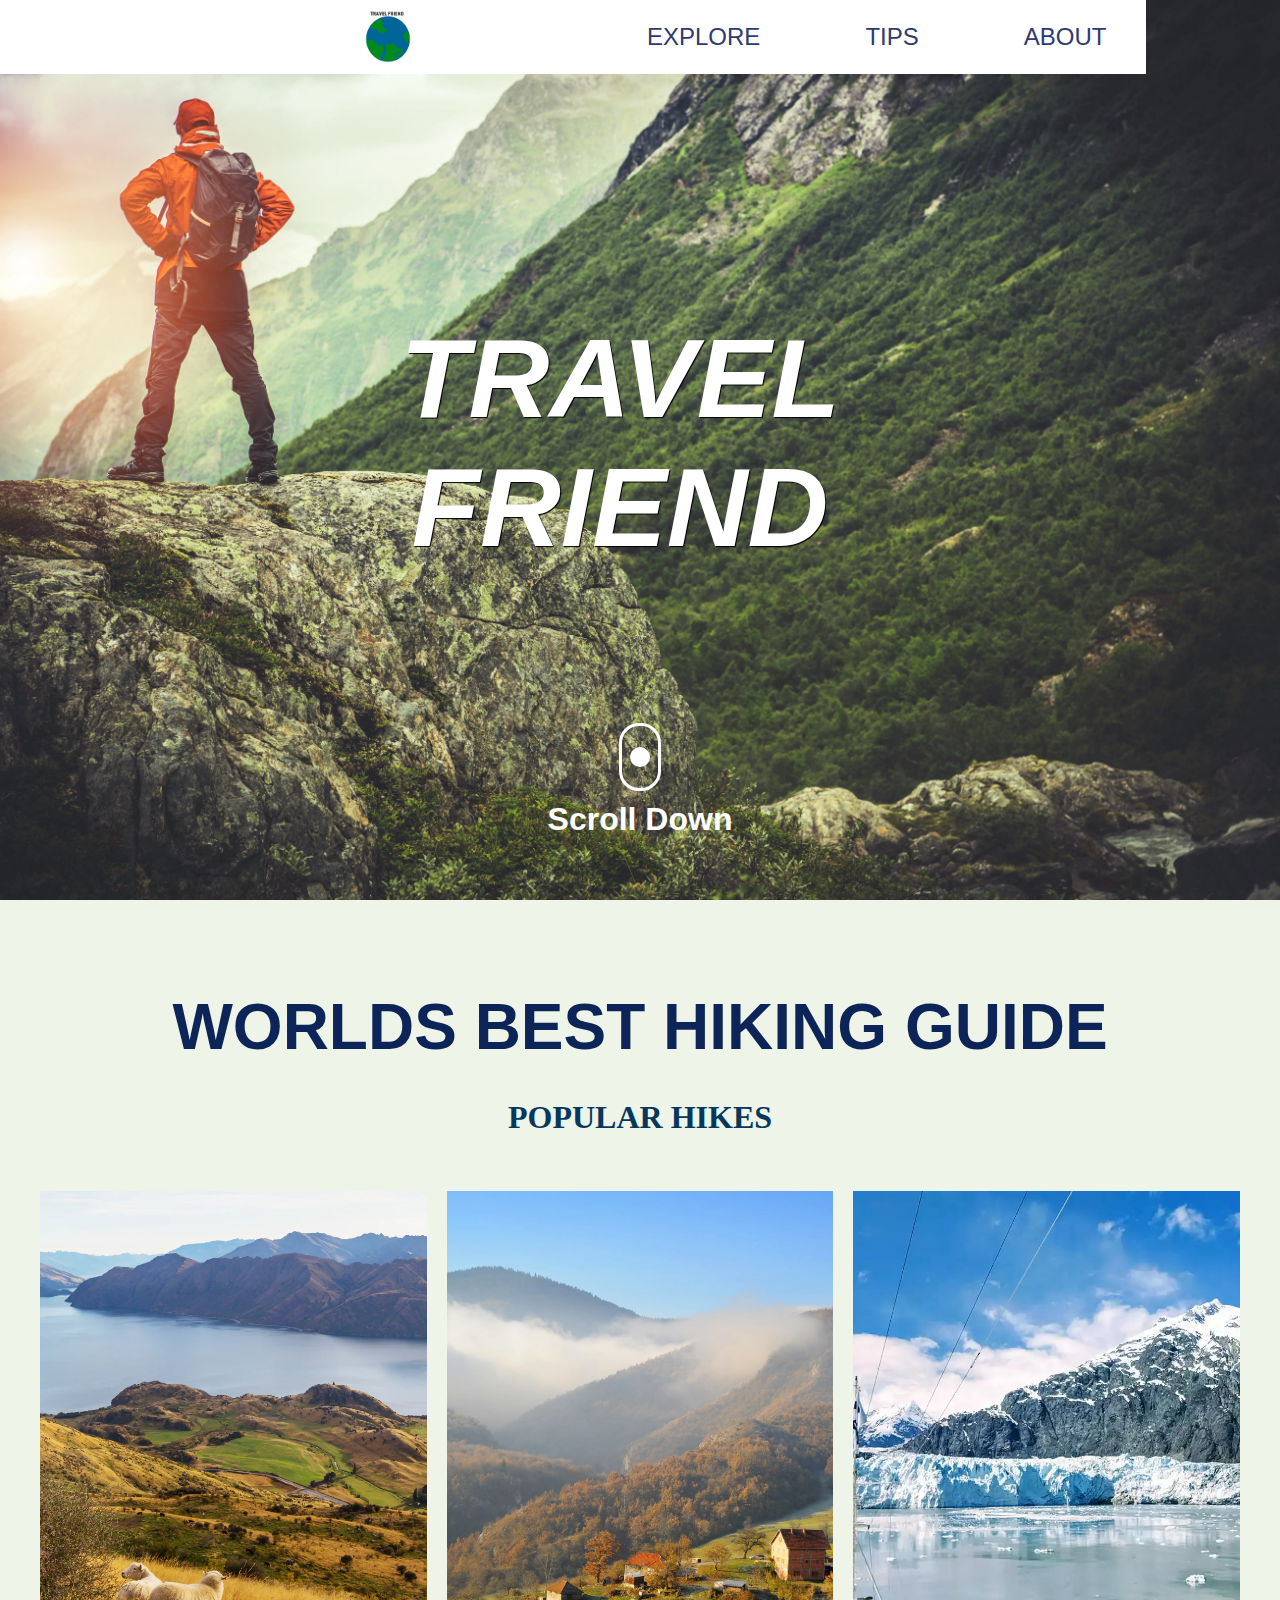
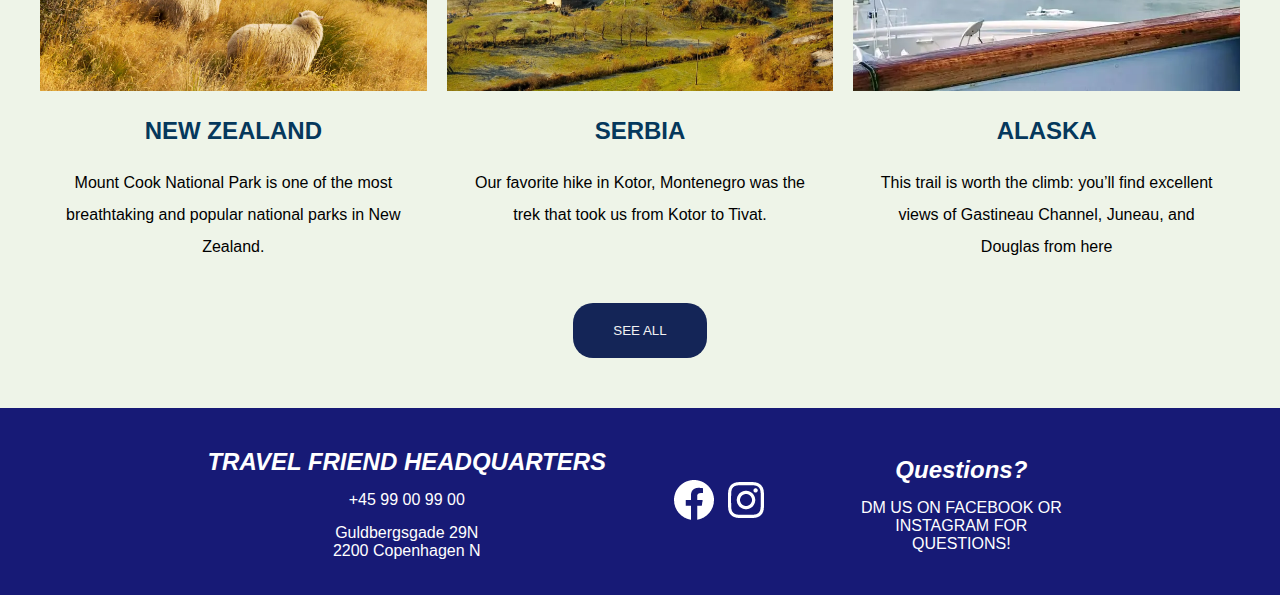
<file: index.html>
<!DOCTYPE html>
<html lang="da">
  <head>
    <meta charset="UTF-8" />
    <meta http-equiv="X-UA-Compatible" content="IE=edge" />
    <meta name="viewport" content="width=device-width, initial-scale=1.0" />
    <link rel="stylesheet" href="style.css" />
    <link rel="stylesheet" href="landing_style.css" />
    <title>TRAVEL FRIEND</title>
  </head>
  <body>
    <header class="banner">
      <nav class="navbar">
        <a class="logo" href="index.html"></a>
        <a class="logo" href=""><img src="billeder/logo.png" alt="logo" /></a>

        <ul class="nav-menu">
          <li class="nav-item">
            <a href="loop.html">EXPLORE</a>
          </li>
          <li class="nav-item">
            <a href="#">TIPS</a>
          </li>
          <li class="nav-item">
            <a href="#">ABOUT</a>
          </li>
        </ul>
        <div class="hamburger">
          <span class="bar"></span>
          <span class="bar"></span>
          <span class="bar"></span>
        </div>
      </nav>
    </header>
    <div class="background-image">
      <h1 class="landing_h1">TRAVEL FRIEND <br /></h1>
      <div class="container_mouse">
        <span class="mouse-btn">
          <span class="mouse-scroll"></span>
        </span>
        <h1>Scroll Down</h1>
      </div>
    </div>
    <main>
      <section class="landing_titel">
        <h2>WORLDS BEST HIKING GUIDE</h2>
        <h3>POPULAR HIKES</h3>
      </section>

      <section class="tophikes">
        <article>
          <a href="loop.html">
            <img src="billeder/newzealand_hike.webp" alt="hiking"
          /></a>
          <h2>NEW ZEALAND</h2>
          <p>
            Mount Cook National Park is one of the most breathtaking and popular
            national parks in New Zealand.
          </p>
        </article>

        <article>
          <a href="loop.html">
            <img src="billeder/serbia_hike.webp" alt="hiking"
          /></a>
          <h2>SERBIA</h2>
          <p>
            Our favorite hike in Kotor, Montenegro was the trek that took us
            from Kotor to Tivat.
          </p>
        </article>

        <article>
          <a href="loop.html">
            <img src="billeder/glacier_hike.webp" alt="glacier"
          /></a>
          <h2>ALASKA</h2>
          <p>
            This trail is worth the climb: you’ll find excellent views of
            Gastineau Channel, Juneau, and Douglas from here
          </p>
        </article>
      </section>
      <div class="text-center">
        <a href="loop.html"><button>SEE ALL</button></a>
      </div>
    </main>
    <footer>
      <div class="footer_div">
        <h2 class="footer_h2">TRAVEL FRIEND HEADQUARTERS</h2>
        <p>+45 99 00 99 00</p>
        <p>
          Guldbergsgade 29N <br />
          2200 Copenhagen N
        </p>
      </div>
      <div class="socials">
        <div class="socials">
          <img src="billeder/facebook-logo.png" alt="face" />
          <img src="billeder/instagram-logo.png" alt="insta" />
        </div>
      </div>
      <section class="sporgsmal">
        <h2>Questions?</h2>
        <p>DM US ON FACEBOOK OR INSTAGRAM FOR QUESTIONS!</p>
      </section>
    </footer>
    <script>
      // Hamburger menu
      const hamburger = document.querySelector(".hamburger");
      const navMenu = document.querySelector(".nav-menu");

      hamburger.addEventListener("click", () => {
        hamburger.classList.toggle("active");
        navMenu.classList.toggle("active");
      });

      document.querySelectorAll(".nav-link").forEach((n) =>
        n.addEventListener("click", () => {
          hamburger.classList.remove("active");
          navMenu.classList.remove("active");
        })
      );
    </script>
  </body>
</html>
</file>
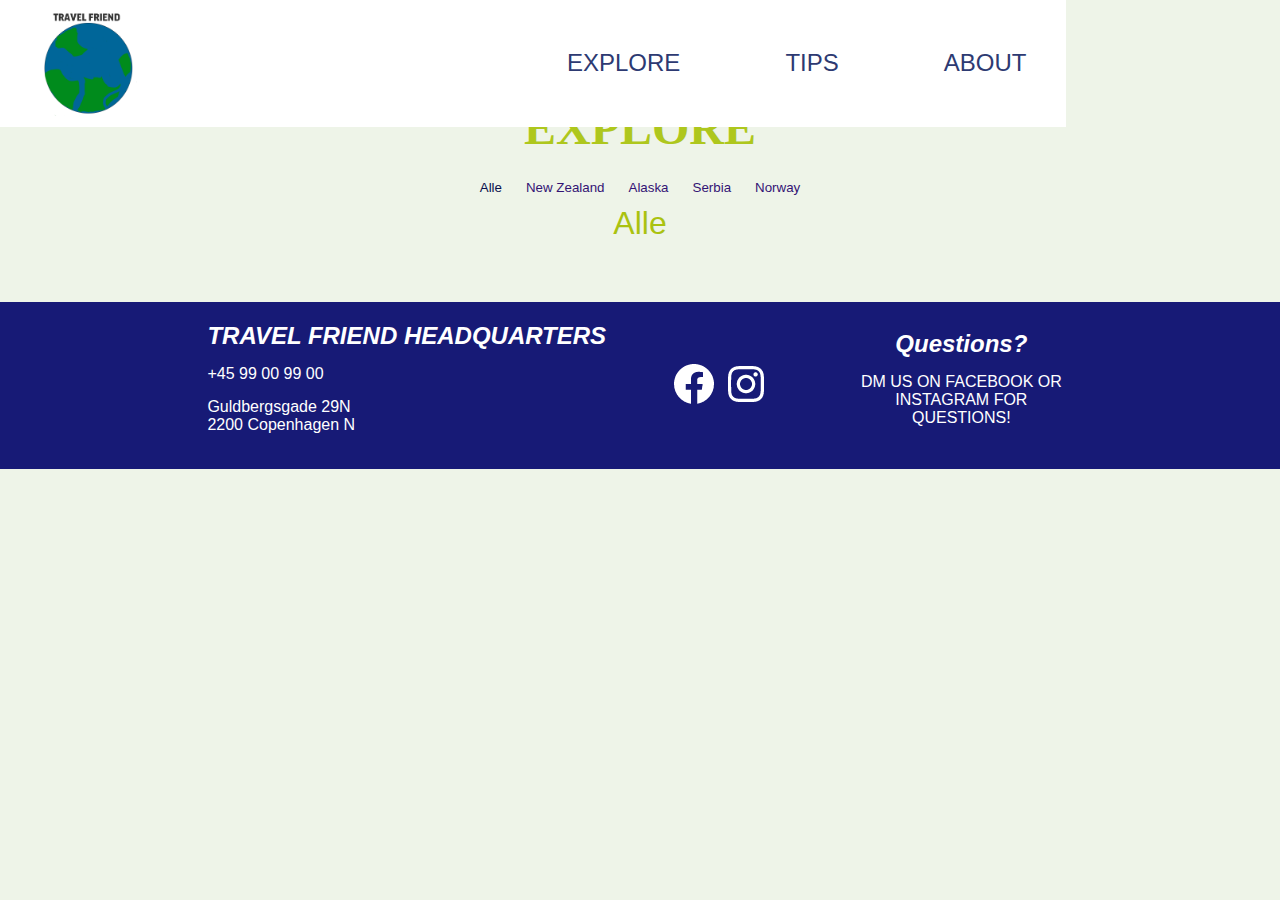
<file: loop.html>
<!DOCTYPE html>
<html lang="da">
  <head>
    <meta charset="UTF-8" />
    <meta http-equiv="X-UA-Compatible" content="IE=edge" />
    <meta name="viewport" content="width=device-width, initial-scale=1.0" />
    <link rel="stylesheet" href="style.css" />
    <title>TRAVEL FRIEND</title>
  </head>
  <body>
    <header class="banner">
      <nav class="navbar">
        <a class="logo" href="index.html"
          ><img src="billeder/logo.png" alt="logo"
        /></a>
        <ul class="nav-menu">
          <li class="nav-item">
            <a href="loop.html">EXPLORE</a>
          </li>
          <li class="nav-item">
            <a href="#">TIPS</a>
          </li>
          <li class="nav-item">
            <a href="#">ABOUT</a>
          </li>
        </ul>
        <div class="hamburger">
          <span class="bar"></span>
          <span class="bar"></span>
          <span class="bar"></span>
        </div>
      </nav>
    </header>
    <div class="filteringsheader">
      <h1>EXPLORE</h1>
      <nav>
        <button data-land="alle" class="valgt">Alle</button>
        <button data-land="New Zealand">New Zealand</button>
        <button data-land="Alaska">Alaska</button>
        <button data-land="Serbia">Serbia</button>
        <button data-land="Norway">Norway</button>
      </nav>
      <h2>Alle</h2>
    </div>

    <main>
      <!-- section er der indholdet fra templaten kommer i -->
      <section class="loop_section"></section>
      <template>
        <article>
          <div class="h_container">
            <img src="" alt="" class="picture" />
            <div class="box">
              <h3 class="text_h3"></h3>
              <p class="text_p"></p>
              <button class="RM">Read More</button>
            </div>
          </div>
          <h2 class="red"></h2>
        </article>
      </template>
    </main>
    <footer>
      <div>
        <h2 class="footer_h2">TRAVEL FRIEND HEADQUARTERS</h2>
        <p>+45 99 00 99 00</p>
        <p>
          Guldbergsgade 29N <br />
          2200 Copenhagen N
        </p>
      </div>
      <div class="socials">
        <div class="socials">
          <img src="billeder/facebook-logo.png" alt="face" />
          <img src="billeder/instagram-logo.png" alt="insta" />
        </div>
      </div>
      <section class="sporgsmal">
        <h2>Questions?</h2>
        <p>DM US ON FACEBOOK OR INSTAGRAM FOR QUESTIONS!</p>
      </section>
    </footer>
    <script src="script.js"></script>
  </body>
</html>
</file>
<file: style.css>
/* Generelt */
* {
  margin: 0;
  padding: 0;
}

main {
  max-width: 1200px;
  margin: 0 auto;
}

html {
  background-color: #eef4e8;
}

img {
  max-width: 100%;
}

/* fonts */
@font-face {
  font-family: Arial, Helvetica, sans-serif;
  src: url(fonts/BebasNeue/BebasNeue-Regular.ttf);
}

@font-face {
  font-family: Arial, Helvetica, sans-serif;
  src: url(fonts/Shadows_Into_Light/ShadowsIntoLight-Regular.ttf);
}

/* *********** Header ************** */
/* Gør header bliver i toppen */
.banner {
  position: fixed;
  z-index: 1;
}

/* Placering af logo - giver luft */
.logo {
  margin-inline: 40px;
}

/* styling af listen i nav-menu */
.nav-menu li {
  font-family: Arial, Helvetica, sans-serif, sans-serif;
  list-style: none;
  font-size: 1.5rem;
  text-align: center;
  margin-right: 20px;
}

/* styling af teksten i nav-menu */
a {
  color: #2d3a72;
  text-decoration: none;
}

/* Hover til knapper */
.nav-item a:hover {
  color: #045b5b;
}

/* Styling af header */
.navbar {
  min-height: 70px;
  display: flex;
  justify-content: space-between;
  align-items: center;
  margin-right: 20px;
}

/* Styling af ul, så de ligger ved siden af hinanden */
.nav-menu {
  display: flex;
  justify-content: space-between;
  align-items: center;
  gap: 85px;
}

/* animation af header der flyver ud */
.nav-link {
  transition: 0.7s ease;
}

/* hover til banner - index & loop */
.banner:hover {
  background-color: white;
}

/* Hover til banner - enkelt */
.banner_enkelt:hover {
  background-color: white;
}

/* Gør burgermenu ikke vises hele tiden */
.hamburger {
  display: none;
  cursor: pointer;
}

.bar {
  display: block;
  width: 30px;
  height: 3px;
  margin-block: 5px;
  -webkit-transition: all 0.3s ease-in-out;
  transition: all 0.3s ease-in-out;
  background-color: #221b80;
  border-radius: 15px;
}
/* hamburger menu viser sig kun indtil den kommer over ipad størrelse */
@media (max-width: 810px) {
  .logo {
    margin-inline: 0;
  }

  .logo img {
    width: 30%;
  }
  .navbar {
    padding: 20px;
  }
  .hamburger {
    display: block;
  }
  .hamburger.active .bar:nth-child(2) {
    opacity: 0;
  }
  .hamburger.active .bar:nth-child(1) {
    transform: translateY(8px) rotate(45deg);
  }
  .hamburger.active .bar:nth-child(3) {
    transform: translateY(-8px) rotate(-45deg);
  }
  .nav-menu {
    position: fixed;
    left: -100%;
    top: 89px;
    gap: 0;
    flex-direction: column;
    background-color: white;
    width: 100%;
    text-align: center;
    transition: 0.3s;
  }
  .nav-item {
    margin-block: 16px;
  }

  .nav-menu.active {
    left: 0;
  }
}

/*************** main (filtrering/loop view) *********/
/* grid - loop view */
.loop_section {
  display: grid;
  grid-template-columns: repeat(auto-fill, minmax(300px, 4fr));
  gap: 1rem;
}

/* design filtreringsheader - loop view */

.filteringsheader {
  text-align: center;
}

nav {
  list-style: none;
  line-height: 2rem;
}

button {
  font-family: Arial, Helvetica, sans-serif;
  color: #331374;
  font-size: 2 rem;
  border-style: none;
  background-color: #eef4e8;
  font-weight: lighter;
  cursor: pointer;
  padding: 10px;
}

button:hover {
  color: #0b093b;
}

.valgt {
  color: #08114d;
}

.filteringsheader h2 {
  font-family: Arial, Helvetica, sans-serif;
  color: #aac210;
  font-size: 2rem;
  font-weight: lighter;
  padding-bottom: 15px;
}

.filteringsheader h1 {
  font-family: SIL;
  color: #aec71d;
  font-size: 3rem;
  padding-top: 100px;
}

/* design indhold - loop view */
p {
  font-family: Arial, Helvetica, sans-serif;
  margin-bottom: 15px;
}
h1,
h2,
h3 {
  font-family: Arial, Helvetica, sans-serif;
  margin-bottom: 15px;
}

/* hover box */
.h_container {
  position: relative;
  width: 100%;
  background-color: black;
}

.picture {
  /* opacity: 1; */
  display: block;
  width: 100%;
  height: auto;
  transition: 0.5s ease;
}

/* placering og styling af text-boksen */
.box {
  transition: 0.5s ease;
  opacity: 0;
  position: absolute;
  top: 50%;
  left: 50%;
  transform: translate(-50%, -50%);
  -ms-transform: translate(-50%, -50%);
  text-align: center;
}

/* hover effekt på billede */
.h_container:hover .picture {
  background-color: black;
  opacity: 0.3;
}

/* Gør tekst-boksen synlig */
.h_container:hover .box {
  opacity: 1;
}

/* styling af teksten */
.text_p {
  color: white;
  font-size: 16px;
  font-family: Arial, Helvetica, sans-serif;
  font-weight: lighter;
  /* Gør at der ikke kommer en ny linje */
  white-space: nowrap;
  /* Gør man ikke se resten af teksten */
  overflow: hidden;
  /* ellipsis laver de tre prikker (...) */
  text-overflow: ellipsis;
  /* Siger hvor meget tekst vi må se  */
  max-width: 20ch;
}

/* Styling af h3 */
.text_h3 {
  color: white;
  font-family: Arial, Helvetica, sans-serif;
}

/* styling af Call-to-action knap */
.red {
  color: #845208;
  text-align: center;
  margin-block: 20px;
}
.facebook,
.instagram {
  width: 100px;
  height: auto;
}

.RM {
  font-family: Arial, Helvetica, sans-serif;
  color: white;
  background-color: #1e135c;
  padding: 10px 20px;
  border-radius: 20px;
  border-color: black solid 0.5px;
}

/* footer */
footer {
  background-color: #171a76;
  padding: 20px;
  margin: 0;
  display: flex;
  flex-direction: column;
  align-items: center;
  margin-top: 30px;
}

footer p {
  color: white;
}

.footer_h2 {
  color: white;
  font-style: italic;
}
.footer_div,
.sporgsmal {
  text-align: center;
}

.info_footer h2,
.sporgsmal h2 {
  color: white;
  font-style: italic;
}

/****** ENKELTSIDE *******/

.grid_1-1 {
  margin-bottom: 20px;
  margin-top: -90px;
}
.grid_1-1 img {
  margin-top: 100px;
}

.grid_1-1 article {
  padding-top: 20px;
  background-color: white;
}

.grid_1-1 h1 {
  text-align: left;
  color: #122568;
  font-size: 4rem;
  padding-left: 20px;
  font-style: italic;
}
.grid_1-1 p {
  padding-inline: 20px;
  line-height: 2rem;
  padding-bottom: 20px;
}
.grid_1-1 h2 {
  color: #085c14;
  font-size: 2.5rem;
  padding-left: 20px;
}

.grid_1-1 h3 {
  font-size: 1.5rem;
  color: #231f6e;
  padding-left: 20px;
}

.grid_1-1 article h1 {
  flex: 1;
}

.banner {
  position: fixed;
}

.bg-dark {
  background: transparent !important;
}

.bg-dark.scrolled {
  background-color: white !important;
}

.tilbage {
  font-family: Arial, Helvetica, sans-serif;
  color: white;
  background-color: #181e68;
  padding: 10px 20px;
  border-radius: 50px;
  margin-bottom: 10px;
  display: none;
}
.tilbage_mobil {
  font-family: Arial, Helvetica, sans-serif;
  color: white;
  background-color: #20196c;
  padding: 10px 20px;
  border-radius: 50px;
  margin-bottom: 10px;
  margin-left: 40%;
  margin-top: 20px;
}

.sporgsmal p {
  max-width: 25ch;
}

@media (min-width: 768px) {
  /* enkeltside */
  .grid_1-1 {
    display: grid;
    grid-template-columns: 1fr 1fr;
    padding-top: 13rem;
    padding-bottom: 6rem;
  }

  .grid_1-1 img {
    grid-column: 1;
    width: 100%;
    height: 100%;
    object-fit: cover;
    margin-top: 0;
  }
  .grid_1-1 article {
    grid-column: 2;
  }

  .grid_1-1 h1 {
    text-align: left;
    /* margin-top: -8px; */
  }
  .tilbage {
    display: block;
  }

  .button_div {
    display: grid;
    grid-template-columns: 1fr 1fr;
    grid-column: 1/2;
    grid-row: 1;
  }
  .tilbage_mobil {
    margin-left: 0;
    width: 110px;
  }

  /* Loop view */
  .logo > img:nth-child(1) {
    max-width: 20%;
    padding-top: 10px;
  }

  footer {
    flex-direction: row;
    align-items: center;
    justify-content: center;
  }
  address:nth-child(1) {
    text-align: left;
  }

  .banner {
    position: fixed;
  }

  .banner_enkelt {
    position: fixed;
    padding-top: 5rem;
  }

  .logo {
    width: 100%;
    height: 100%;
    object-fit: cover;
  }

  .sporgsmal {
    margin-left: 5rem;
  }

  .sporgsmal p {
    max-width: 25ch;
  }

  .socials {
    margin-left: 2rem;
  }
}
</file>
<file: landing_style.css>
/* sætter margin og padding til 0 i stedet for browserens default settings */
* {
  margin: 0;
  padding: 0;
}
/* MOBILE FIRST */

/* styling af baggrundsbillede */
.background-image {
  background-image: url("billeder/landingpage.webp");
  background-size: cover;
  background-repeat: no-repeat;
  height: 100vh;
  background-position: 14%;
  display: grid;
  grid-template-columns: 1fr 1fr;
  grid-template-rows: 1fr 1fr 1fr 1fr;
}

/* scroll button mobile */

/* From uiverse.io by @mrhyddenn */
.mouse-btn {
  margin: 10px auto;
  margin-top: 10px;
  width: 36px;
  height: 62px;
  border: 3px solid white;
  border-radius: 20px;
  display: flex;
  margin-top: 3rem;
}
.container_mouse h1 {
  color: white;
  text-align: center;
}

.container_mouse {
  grid-row: 4;
  grid-column: span 2;
}

.mouse-scroll {
  display: block;
  width: 20px;
  height: 20px;
  background: white;
  border-radius: 50%;
  margin: auto;
  animation: scrolling13 1s linear infinite;
}
/* css animation på scroll knap */

@keyframes scrolling13 {
  0% {
    opacity: 0;
    transform: translateY(-20px);
  }

  100% {
    opacity: 1;
    transform: translateY(20px);
  }
}

/* styling af tagline på baggrundsbillede */
.landing_h1 {
  color: white;
  font-size: 4rem;
  text-align: end;
  place-self: end;
  grid-column: 2;
  grid-row: 3;
  padding-right: 20px;
  font-style: italic;
  max-width: 9ch;
  text-shadow: #000000 1px 1px 1px;
}

.landing_titel h2 {
  color: #130e52;
  font-size: 3rem;
  text-align: center;
  padding-top: 90px;
}

.landing_titel h3 {
  font-family: SIL;
  font-size: 1.6rem;
  padding-bottom: 40px;
}

.landing_titel h3,
h2 {
  text-align: center;
  color: #05385c;
  padding-top: 20px;
}
/* centrering af button på landingpage */
.text-center {
  text-align: center;
  padding-block: 20px;
}

.tophikes {
  display: grid;
  grid-template-columns: repeat(auto-fill, minmax(300px, 3fr));
  gap: 20px;
}

/* størrelse på billeder på landingpage og dertilhørende tekst rugbrikker. */
article img {
  object-fit: cover;
  height: 500px;
  cursor: pointer;
}

article h2,
article p {
  text-align: center;
  padding-inline: 20px;
  line-height: 2rem;
  margin-bottom: 20px;
}
/* styling af knap på landingpage */
.text-center button {
  color: #f2f2f2;
  background-color: #142557;
  padding: 20px;
  padding-inline: 40px;
  display: inline;
  text-align: center;
  border-radius: 20px;
}

.text-center button:hover {
  color: #271983;
}

/* IPAD-VERSION */

@media (min-width: 768px) {
  .landing_h1 {
    color: white;
    font-size: 6rem;
    text-align: end;
    place-self: end;
    grid-column: 2;
    grid-row: 2;
    padding-right: 20px;
    font-style: italic;
    max-width: 9ch;
    padding-right: 40px;
  }
}

/* desktop-version  */

@media (min-width: 870px) {
  .background-image {
    background-position: top;
    grid-template-columns: 1fr;
  }
  .landing_h1 {
    text-align: center;
    font-size: 7rem;
    grid-column: 1/1;
    grid-row: 2/4;
    place-self: center center;
  }

  .landing_titel h2 {
    color: #0c2458;
    font-size: 4rem;
    text-align: center;
  }
  .landing_titel h3 {
    font-size: 2rem;
  }
}
</file>
